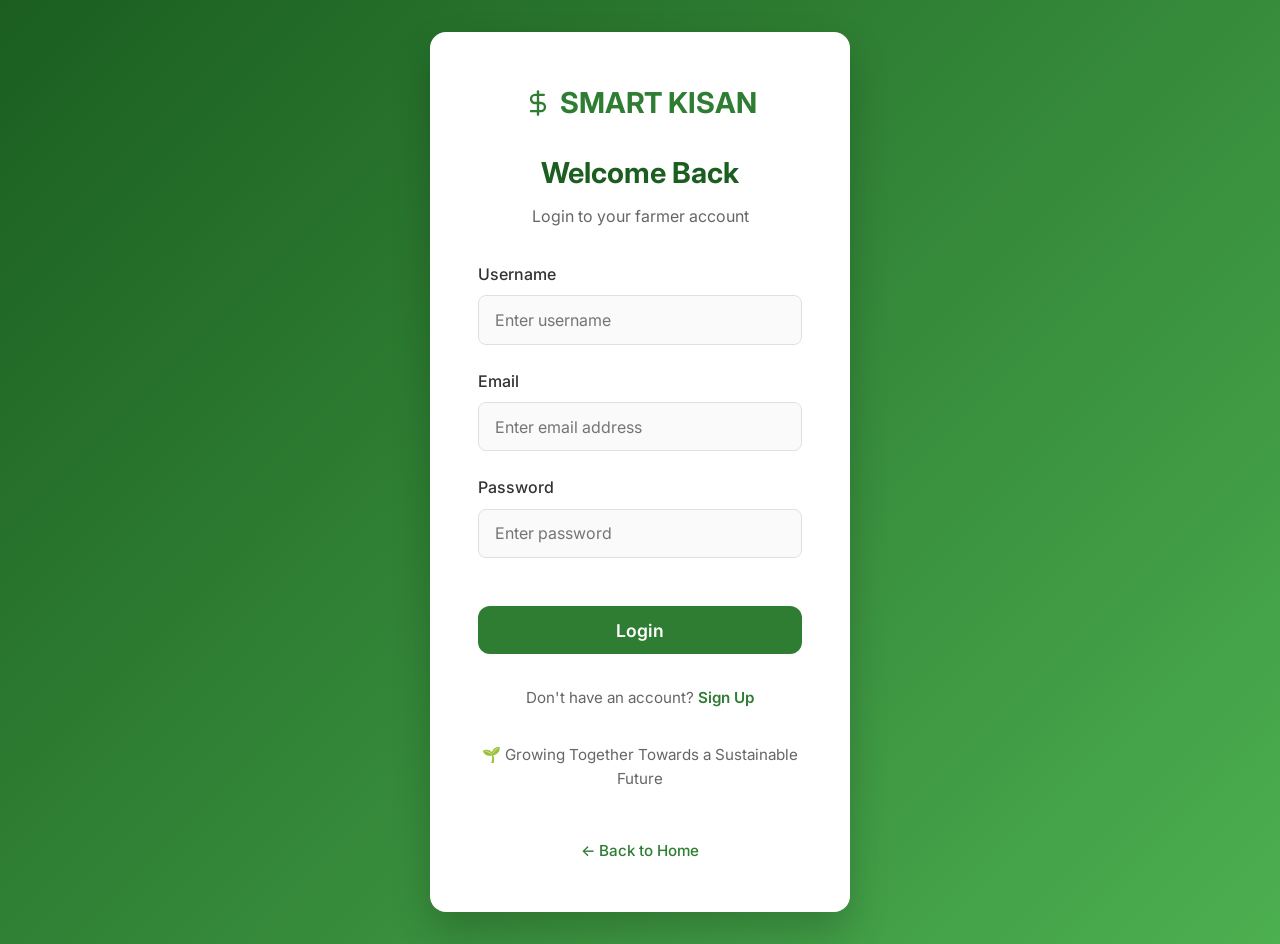
<file: login.html>
<!DOCTYPE html>
<html lang="en">
<head>
    <meta charset="UTF-8">
    <meta name="viewport" content="width=device-width, initial-scale=1.0">
    <title>Login | Smart Kisan</title>
    <link rel="stylesheet" href="style.css">
</head>
<body class="login-body">
    
    <div class="login-card">
        <div style="text-align: center; margin-bottom: 1.5rem;">
            <a href="index.html" class="logo" style="justify-content: center; font-size: 1.8rem;">
                <svg width="28" height="28" viewBox="0 0 24 24" fill="none" stroke="currentColor" stroke-width="2" stroke-linecap="round" stroke-linejoin="round"><path d="M12 2v20"></path><path d="M17 5H9.5a3.5 3.5 0 0 0 0 7h5a3.5 3.5 0 0 1 0 7H6"></path></svg>
                SMART KISAN
            </a>
        </div>
        
        <h2>Welcome Back</h2>
        <p>Login to your farmer account</p>

        <form action="login.php" method="POST">
            <div class="form-group">
                <label for="username">Username</label>
                <input type="text" id="username" name="username" class="form-control" placeholder="Enter username" required>
            </div>

            <div class="form-group">
                <label for="email">Email</label>
                <input type="email" id="email" name="email" class="form-control" placeholder="Enter email address" required>
            </div>

            <div class="form-group">
                <label for="password">Password</label>
                <input type="password" id="password" name="password" class="form-control" placeholder="Enter password" required>
            </div>

            <button type="submit" class="btn" style="width: 100%; margin-top: 1.5rem; padding: 0.85rem; font-size: 1.1rem;">Login</button>
        </form>

        <div style="text-align: center; margin-top: 2rem; color: var(--text-light); font-size: 0.95rem;">
            <p>Don't have an account? <a href="signup.html" style="color: var(--primary); font-weight: 600; text-decoration: none;">Sign Up</a></p>
            <p style="margin-top: 1rem;">🌱 Growing Together Towards a Sustainable Future</p>
            <a href="index.html" style="color: var(--primary); font-weight: 500; text-decoration: none; margin-top: 1rem; display: inline-block; transition: all 0.3s;">&larr; Back to Home</a>
        </div>
    </div>

</body>
</html>
</file>
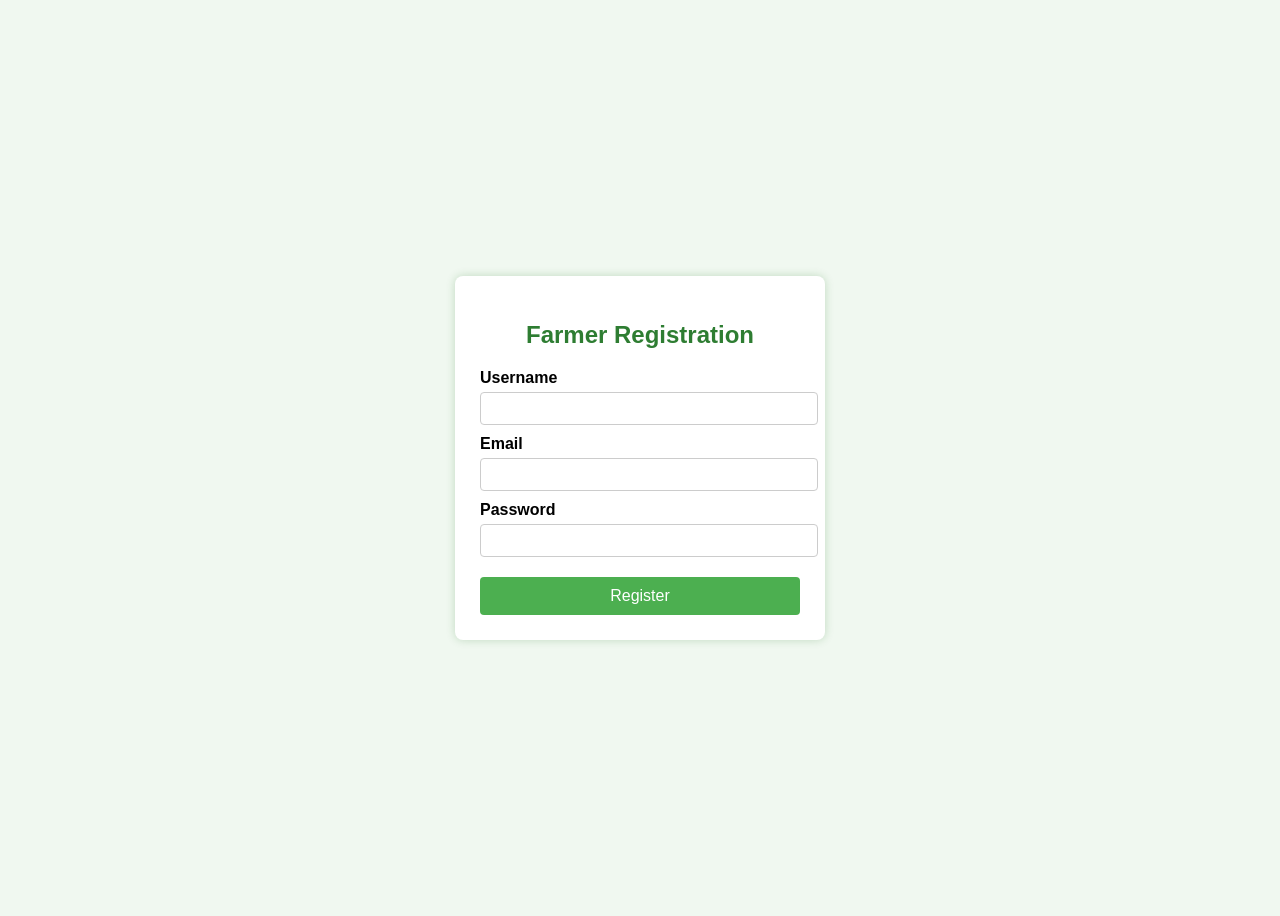
<file: registration.html>
<!DOCTYPE html>
<html lang="en">
<head>
    <meta charset="UTF-8">
    <title>Farmer Registration</title>
    <style>
        body {
            font-family: Arial, sans-serif;
            background-color: #f0f8f0;
            display: flex;
            justify-content: center;
            align-items: center;
            height: 100vh;
        }

        .form-container {
            background-color: #ffffff;
            padding: 25px;
            width: 320px;
            border-radius: 8px;
            box-shadow: 0 0 10px rgba(0, 100, 0, 0.2);
        }

        .form-container h2 {
            text-align: center;
            color: #2e7d32;
            margin-bottom: 20px;
        }

        label {
            font-weight: bold;
            display: block;
            margin-top: 10px;
        }

        input {
            width: 100%;
            padding: 8px;
            margin-top: 5px;
            border: 1px solid #ccc;
            border-radius: 4px;
        }

        button {
            margin-top: 20px;
            width: 100%;
            padding: 10px;
            background-color: #4caf50;
            color: white;
            border: none;
            border-radius: 4px;
            font-size: 16px;
            cursor: pointer;
        }

        button:hover {
            background-color: #388e3c;
        }
    </style>
</head>
<body>

    <div class="form-container">
        <h2>Farmer Registration</h2>
        <form method="POST" action="register.php">
    <label>Username</label>
    <input type="text" name="username" required>

    <label>Email</label>
    <input type="email" name="email" required>

    <label>Password</label>
    <input type="password" name="password" required>

    <button type="submit">Register</button>
</form>

    </div>

</body>
</html>
</file>
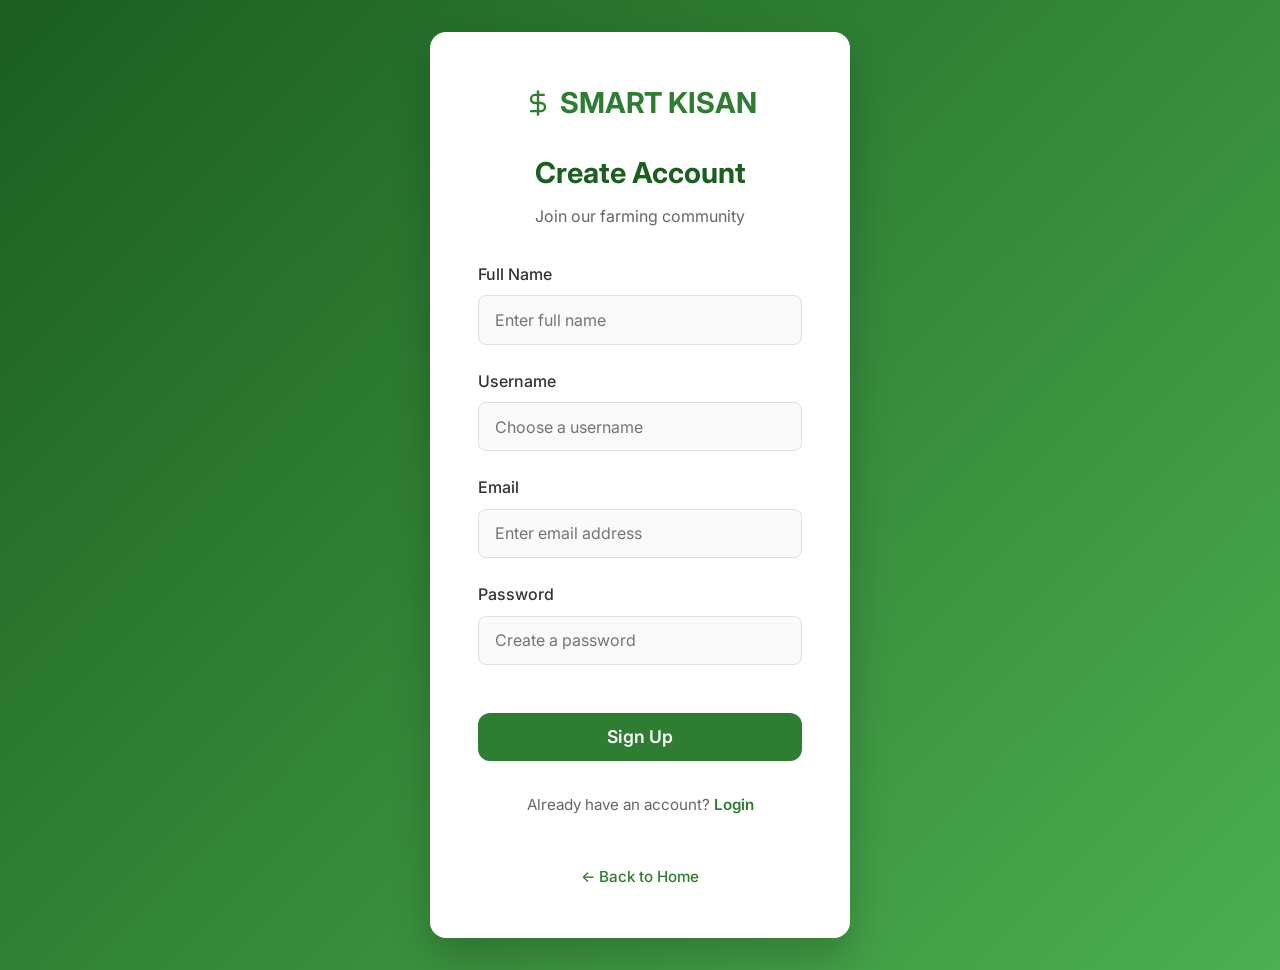
<file: signup.html>
<!DOCTYPE html>
<html lang="en">
<head>
    <meta charset="UTF-8">
    <meta name="viewport" content="width=device-width, initial-scale=1.0">
    <title>Sign Up | Smart Kisan</title>
    <link rel="stylesheet" href="style.css">
</head>
<body class="login-body">
    
    <div class="login-card">
        <div style="text-align: center; margin-bottom: 1.5rem;">
            <a href="index.html" class="logo" style="justify-content: center; font-size: 1.8rem;">
                <svg width="28" height="28" viewBox="0 0 24 24" fill="none" stroke="currentColor" stroke-width="2" stroke-linecap="round" stroke-linejoin="round"><path d="M12 2v20"></path><path d="M17 5H9.5a3.5 3.5 0 0 0 0 7h5a3.5 3.5 0 0 1 0 7H6"></path></svg>
                SMART KISAN
            </a>
        </div>
        
        <h2>Create Account</h2>
        <p>Join our farming community</p>

        <form action="register.php" method="POST">
            <div class="form-group">
                <label for="fullname">Full Name</label>
                <input type="text" id="fullname" name="fullname" class="form-control" placeholder="Enter full name" required>
            </div>

            <div class="form-group">
                <label for="username">Username</label>
                <input type="text" id="username" name="username" class="form-control" placeholder="Choose a username" required>
            </div>

            <div class="form-group">
                <label for="email">Email</label>
                <input type="email" id="email" name="email" class="form-control" placeholder="Enter email address" required>
            </div>

            <div class="form-group">
                <label for="password">Password</label>
                <input type="password" id="password" name="password" class="form-control" placeholder="Create a password" required>
            </div>

            <button type="submit" class="btn" style="width: 100%; margin-top: 1.5rem; padding: 0.85rem; font-size: 1.1rem;">Sign Up</button>
        </form>

        <div style="text-align: center; margin-top: 2rem; color: var(--text-light); font-size: 0.95rem;">
            <p>Already have an account? <a href="login.html" style="color: var(--primary); font-weight: 600; text-decoration: none;">Login</a></p>
            <a href="index.html" style="color: var(--primary); font-weight: 500; text-decoration: none; margin-top: 1rem; display: inline-block; transition: all 0.3s;">&larr; Back to Home</a>
        </div>
    </div>

</body>
</html>
</file>
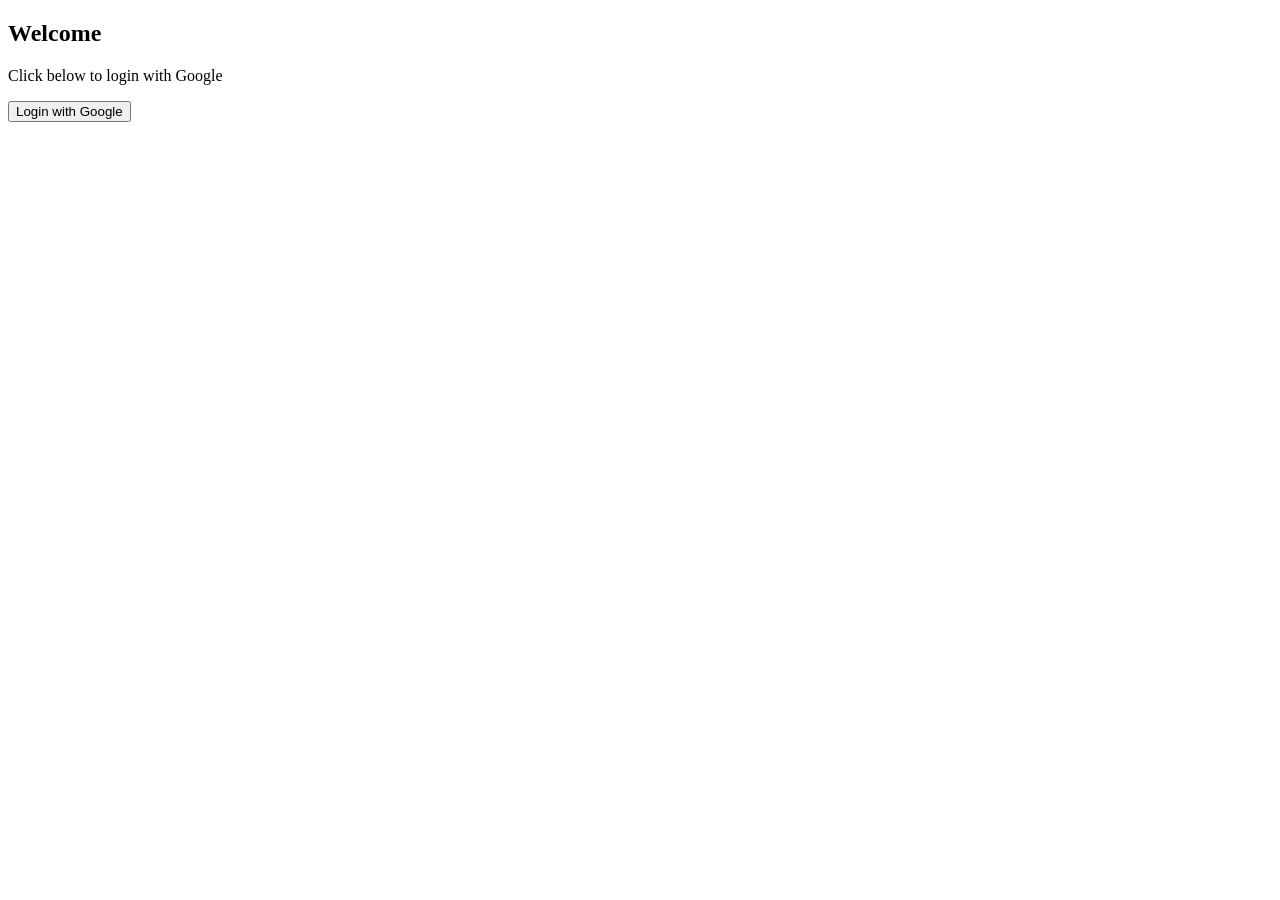
<file: simple.html>
<!DOCTYPE html> 
<html> 
<head> 
<title>Google OAuth Demo</title> 
</head> 
<body> 
<h2>Welcome</h2> 
<p>Click below to login with Google</p> 
<a href="simple.php"> 
<button>Login with Google</button> 
</a> 
</body> 
</html>
</file>
<file: style.css>
@import url('https://fonts.googleapis.com/css2?family=Inter:wght@300;400;500;600;700&display=swap');

:root {
  --primary: #2E7D32;
  --primary-light: #4CAF50;
  --primary-dark: #1B5E20;
  --secondary: #FDD835;
  --background: #F4F7F4;
  --surface: #FFFFFF;
  --text: #333333;
  --text-light: #666666;
  --border: #E0E0E0;
  --radius: 12px;
  --shadow: 0 8px 30px rgba(0, 0, 0, 0.08);
}

* {
  margin: 0;
  padding: 0;
  box-sizing: border-box;
  font-family: 'Inter', sans-serif;
}

body {
  background-color: var(--background);
  color: var(--text);
  line-height: 1.6;
}

/* Navbar */
header {
  background-color: var(--surface);
  box-shadow: 0 2px 10px rgba(0,0,0,0.05);
  position: sticky;
  top: 0;
  z-index: 100;
}

.navbar {
  max-width: 1200px;
  margin: 0 auto;
  padding: 1rem 2rem;
  display: flex;
  justify-content: space-between;
  align-items: center;
}

.logo {
  font-size: 1.5rem;
  font-weight: 700;
  color: var(--primary);
  text-decoration: none;
  display: flex;
  align-items: center;
  gap: 0.5rem;
}

.nav-links {
  display: flex;
  gap: 1.5rem;
  list-style: none;
}

.nav-links a {
  text-decoration: none;
  color: var(--text);
  font-weight: 500;
  transition: color 0.3s;
}

.nav-links a:hover {
  color: var(--primary);
}

.btn {
  display: inline-block;
  padding: 0.75rem 1.5rem;
  background-color: var(--primary);
  color: white;
  text-decoration: none;
  border-radius: var(--radius);
  font-weight: 600;
  transition: all 0.3s ease;
  border: none;
  cursor: pointer;
}

.btn:hover {
  background-color: var(--primary-dark);
  transform: translateY(-2px);
  box-shadow: 0 4px 12px rgba(46, 125, 50, 0.3);
}

.btn-secondary {
  background-color: white;
  color: var(--primary);
  border: 2px solid var(--primary);
}

.btn-secondary:hover {
  background-color: var(--primary-light);
  color: white;
}

/* Hero Section */
.hero {
  text-align: center;
  padding: 5rem 2rem;
  background: linear-gradient(135deg, rgba(46, 125, 50, 0.1) 0%, rgba(76, 175, 80, 0.05) 100%);
}

.hero h1 {
  font-size: 3.5rem;
  color: var(--primary-dark);
  margin-bottom: 1.5rem;
}

.hero p {
  font-size: 1.3rem;
  color: var(--text-light);
  max-width: 800px;
  margin: 0 auto 2.5rem;
}

/* Container */
.container {
  max-width: 1200px;
  margin: 0 auto;
  padding: 4rem 2rem;
}

.section-title {
  text-align: center;
  margin-bottom: 3rem;
  color: var(--primary-dark);
  font-size: 2.2rem;
}

/* Media Gallery */
.media-section {
  display: grid;
  grid-template-columns: repeat(auto-fit, minmax(300px, 1fr));
  gap: 2rem;
}

.media-card {
  background: var(--surface);
  border-radius: var(--radius);
  padding: 1.5rem;
  box-shadow: var(--shadow);
  transition: transform 0.3s ease;
}

.media-card:hover {
  transform: translateY(-5px);
}

.media-card h3 {
  margin-bottom: 1rem;
  color: var(--primary-dark);
  font-size: 1.3rem;
}

video, audio {
  width: 100%;
  border-radius: 8px;
  margin-bottom: 1rem;
  outline: none;
}

/* Tables */
.info-section {
  display: grid;
  grid-template-columns: repeat(auto-fit, minmax(350px, 1fr));
  gap: 2rem;
}

.table-container {
  background: var(--surface);
  border-radius: var(--radius);
  padding: 2rem;
  box-shadow: var(--shadow);
  overflow-x: auto;
}

.table-container h3 {
  margin-bottom: 1.5rem;
  color: var(--primary-dark);
}

table {
  width: 100%;
  border-collapse: collapse;
}

th, td {
  padding: 1rem;
  text-align: left;
  border-bottom: 1px solid var(--border);
}

th {
  background-color: var(--background);
  color: var(--primary-dark);
  font-weight: 600;
  text-transform: uppercase;
  font-size: 0.9rem;
  letter-spacing: 0.5px;
}

tr:hover {
  background-color: rgba(76, 175, 80, 0.05);
}

/* Form */
.booking-form {
  background: var(--surface);
  border-radius: var(--radius);
  padding: 3rem;
  box-shadow: var(--shadow);
  max-width: 700px;
  margin: 0 auto;
}

.booking-form h2 {
  text-align: center;
  color: var(--primary-dark);
  margin-bottom: 2rem;
  font-size: 1.8rem;
}

.form-group {
  margin-bottom: 1.5rem;
}

.form-group label {
  display: block;
  font-weight: 500;
  margin-bottom: 0.5rem;
  color: var(--text);
}

.form-control {
  width: 100%;
  padding: 0.85rem 1rem;
  border: 1px solid var(--border);
  border-radius: 8px;
  font-size: 1rem;
  transition: all 0.3s;
  background-color: #fafafa;
}

.form-control:focus {
  outline: none;
  border-color: var(--primary);
  background-color: var(--surface);
  box-shadow: 0 0 0 3px rgba(76, 175, 80, 0.2);
}

.radio-group {
  display: flex;
  gap: 1.5rem;
  margin-top: 0.5rem;
  flex-wrap: wrap;
}

.radio-group label {
  display: flex;
  align-items: center;
  gap: 0.5rem;
  cursor: pointer;
  font-weight: normal;
}

/* Quick Links Grid */
.quick-links {
  display: grid;
  grid-template-columns: repeat(auto-fill, minmax(200px, 1fr));
  gap: 1.2rem;
}

.quick-link-card {
  background: var(--surface);
  padding: 1.5rem;
  border-radius: var(--radius);
  text-align: center;
  text-decoration: none;
  color: var(--primary-dark);
  font-weight: 600;
  box-shadow: var(--shadow);
  transition: all 0.3s ease;
  border: 1px solid var(--border);
  display: flex;
  align-items: center;
  justify-content: center;
  min-height: 80px;
}

.quick-link-card:hover {
  border-color: var(--primary);
  background-color: var(--primary);
  color: white;
  transform: translateY(-5px);
  box-shadow: 0 10px 20px rgba(46, 125, 50, 0.2);
}

/* Login Page specific */
.login-body {
  display: flex;
  align-items: center;
  justify-content: center;
  min-height: 100vh;
  background: linear-gradient(135deg, var(--primary-dark) 0%, var(--primary-light) 100%);
  padding: 2rem;
}

.login-card {
  background: var(--surface);
  padding: 3rem;
  border-radius: 16px;
  box-shadow: 0 20px 40px rgba(0,0,0,0.2);
  width: 100%;
  max-width: 420px;
}

.login-card h2 {
  text-align: center;
  color: var(--primary-dark);
  margin-bottom: 0.5rem;
  font-size: 1.8rem;
}

.login-card p {
  text-align: center;
  color: var(--text-light);
  margin-bottom: 2rem;
}

/* Footer */
footer {
  background: var(--surface);
  padding: 2rem;
  text-align: center;
  color: var(--text-light);
  border-top: 1px solid var(--border);
  margin-top: 2rem;
}
</file>
